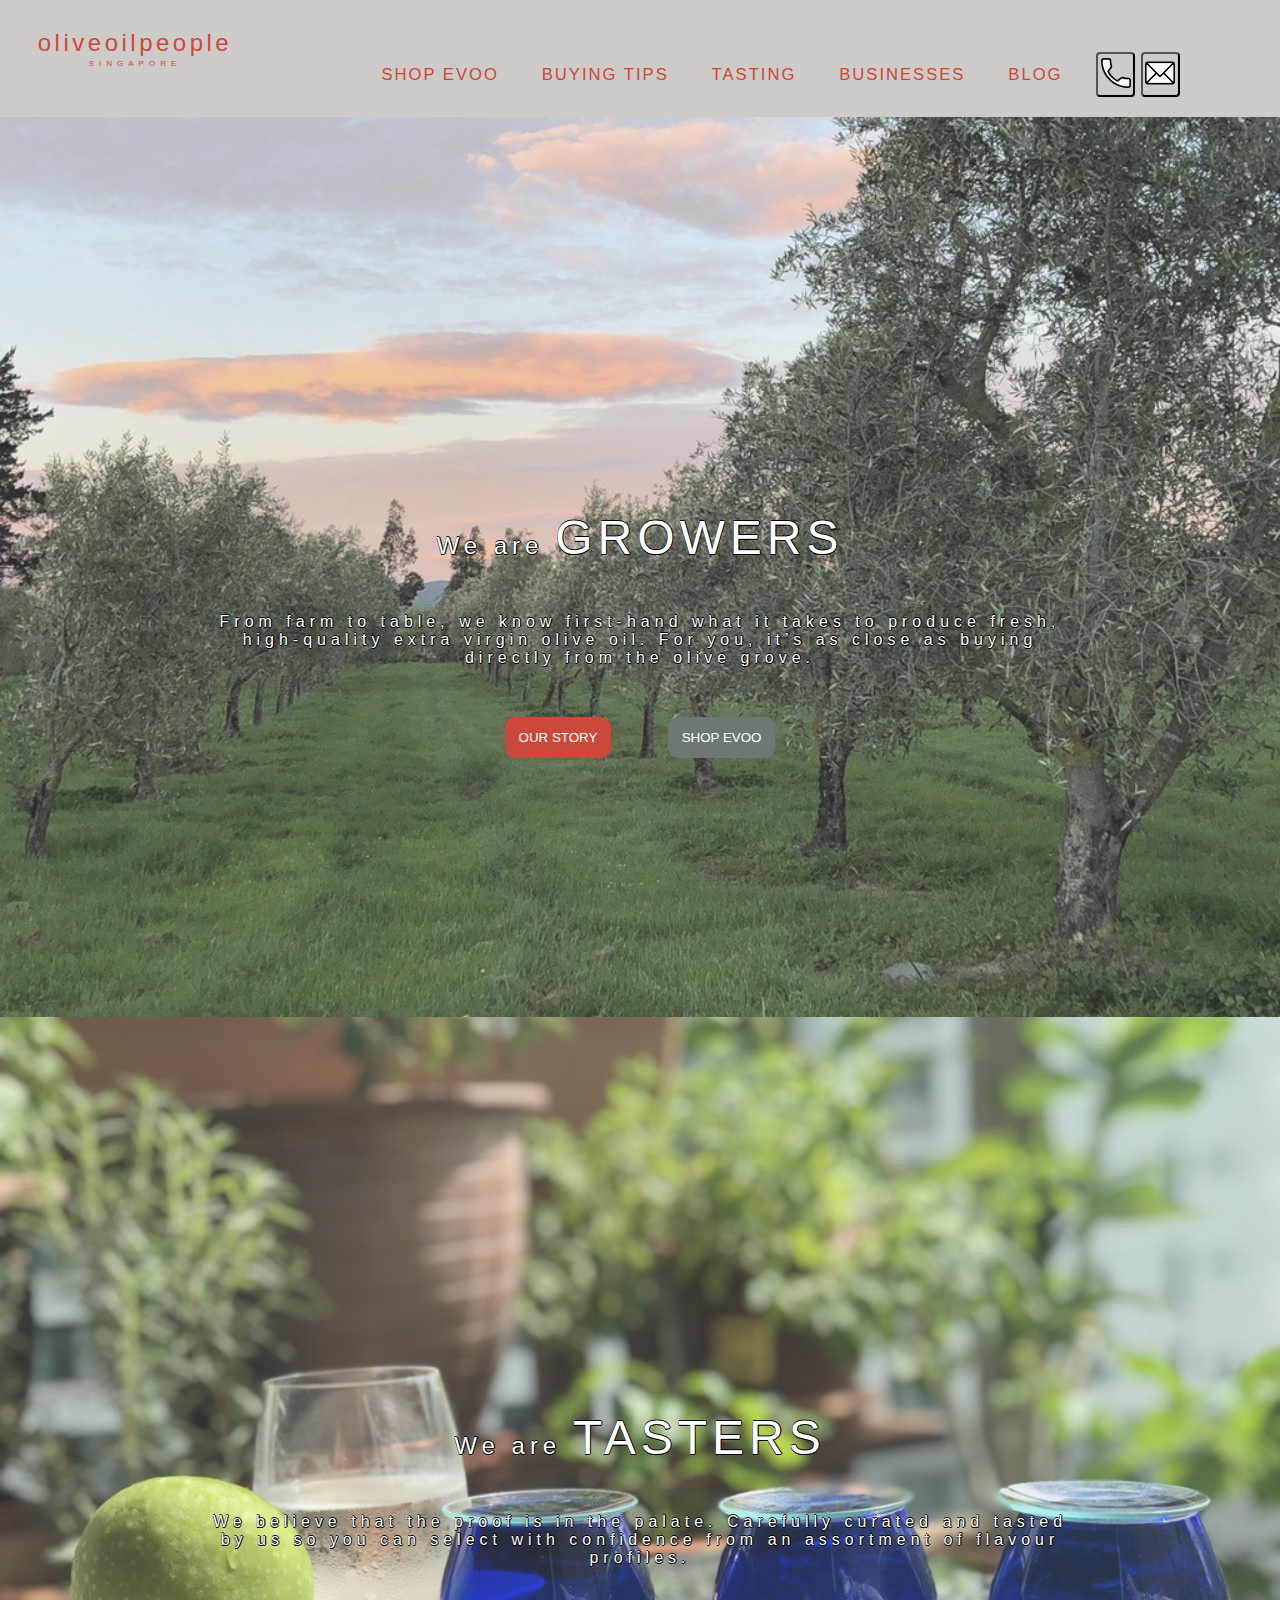
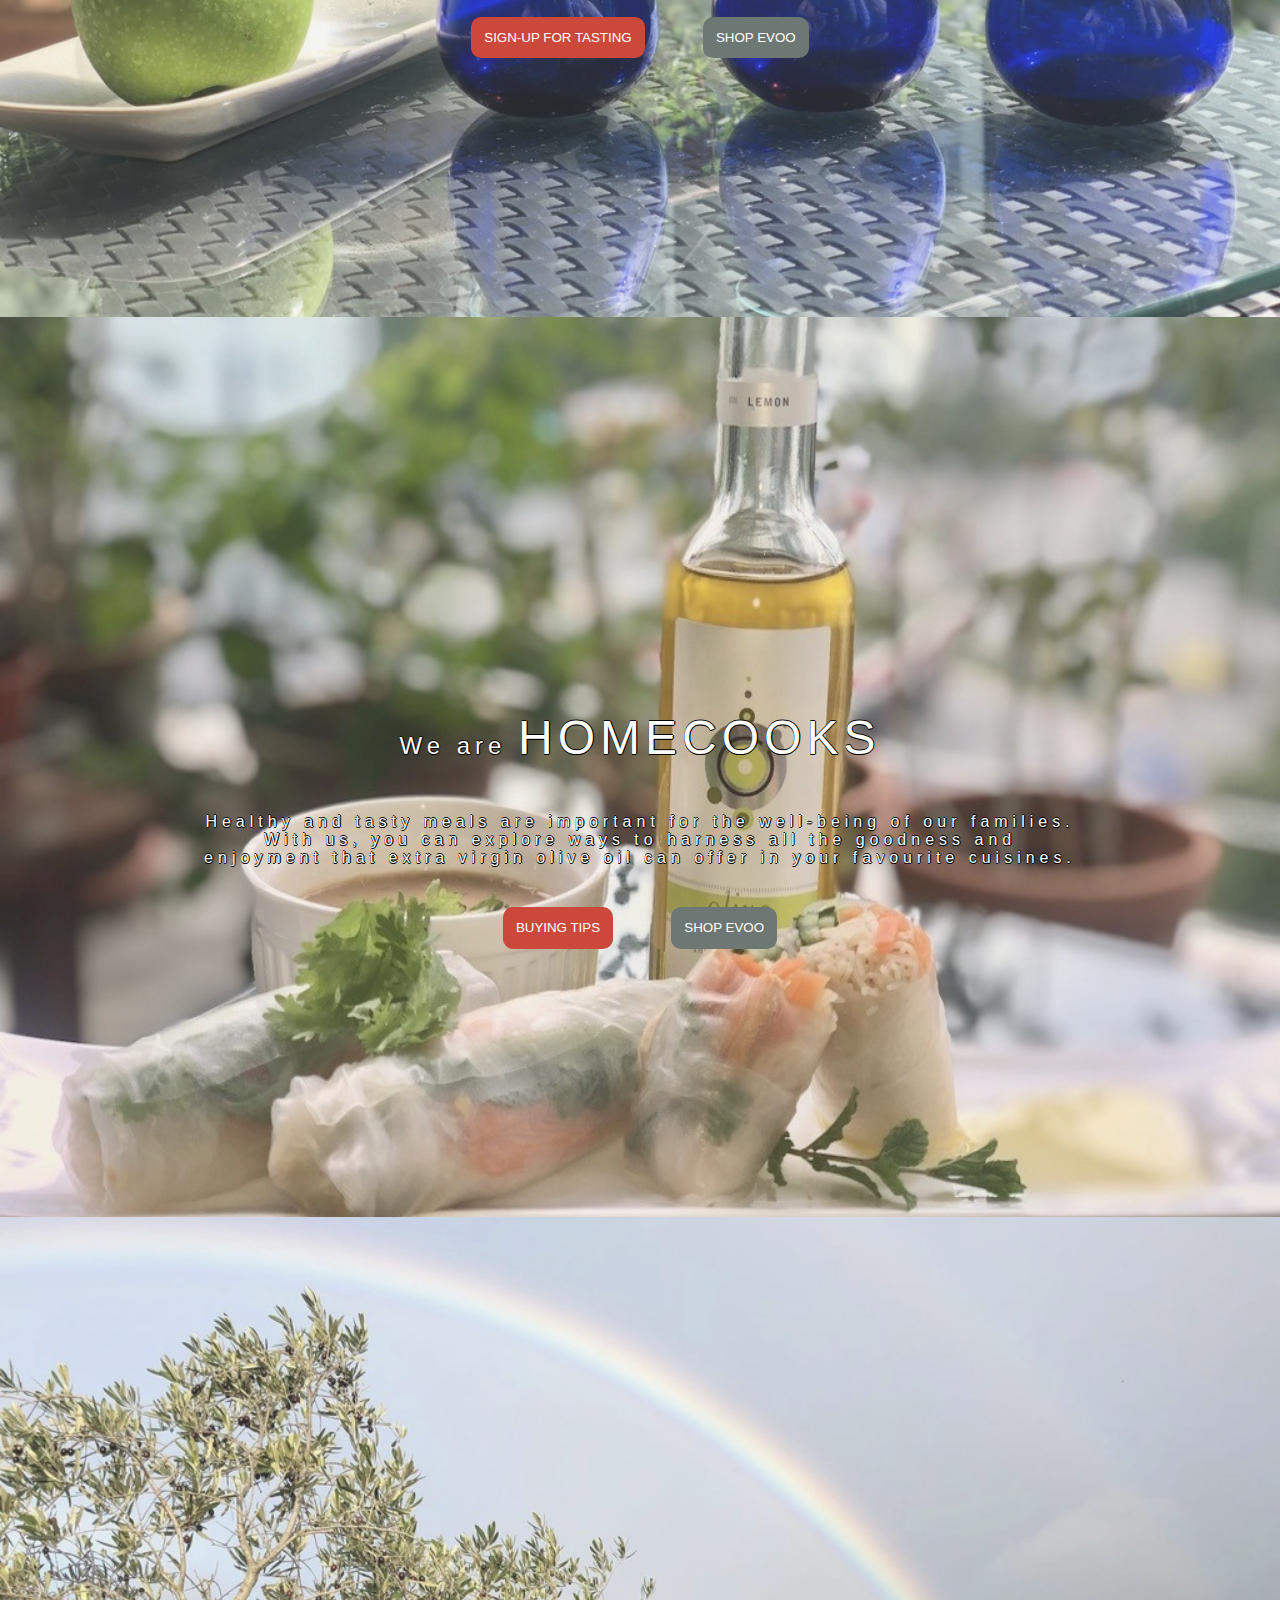
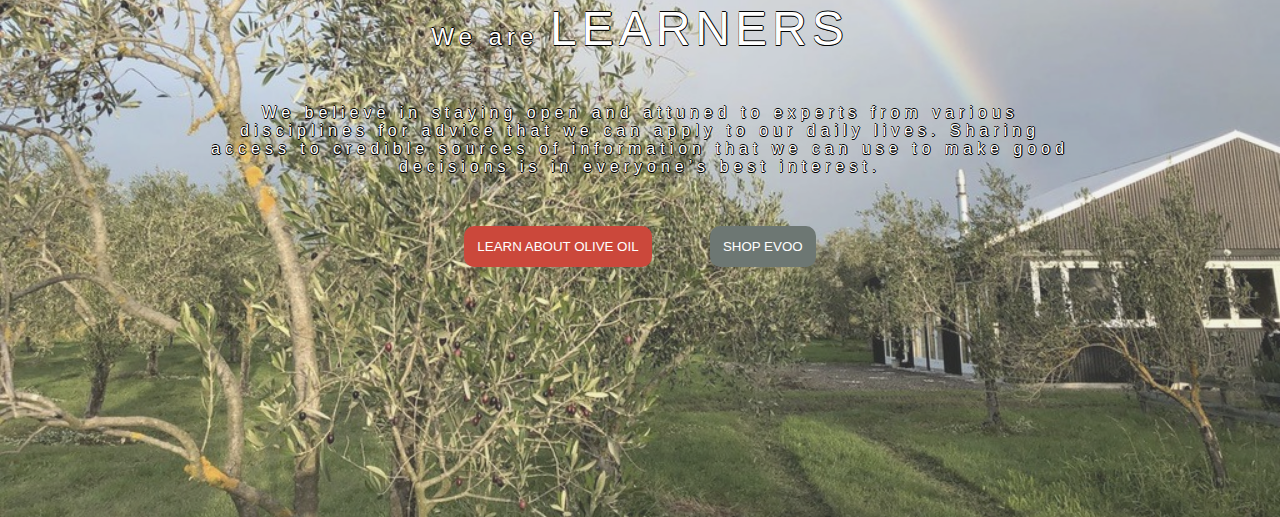
<file: index.html>
<!DOCTYPE html>
<html lang="en" dir="ltr">

<head>
  <meta charset="utf-8">
  <meta name="viewport" content="width=device-width, initial-scale=1.0">
  <meta http-equiv="X-UA-Compatible" content="ie=edge">
  <link rel="stylesheet" href="css/styles.css">
  <title></title>
</head>

<body>

  <header>


  <nav>

    <a href="index.html" style="outline: none; text-decoration: none;"
    <div class="page-title">



      <p style="color: #cb483b; padding-top: 1.2em; font-size: 1.5em; letter-spacing: 3.5px;">oliveoilpeople</p>
      <p style="color: #cb483b; padding-top: 2px; font-size: 0.5em; letter-spacing: 5px;">SINGAPORE</p>



    </div>

  </a>

    <div class="hamburger">
      <div class="line"></div>
      <div class="line"></div>
      <div class="line"></div>
    </div>

    <ul class="nav-links">
      <li><a href="#"><button type="button">SHOP EVOO</button></a></li>
      <li><a href="homecooks/homecooks.html"><button type="button">BUYING TIPS</button></a></li>
      <li><a href="tasters/tasters.html"><button type="button">TASTING</button></a></li>
      <li><a href="#"><button>BUSINESSES</button type="button"></button></a></li>
      <li><a href="learners/learners.html"><button type="button">BLOG</button></a></li>
      <li class="contact-buttons">


      <button class="phone-button" type="button" name="button"><img class="phone-svg" src = "images/phone.svg" /></button>
      <button class="mail-button" type="button" name="button"><img class="mail-svg" src = "images/mail.svg" /></button>

    </li>
    </ul>





  </nav>

</header>



  <div class="landing">

    <img class="tasters-img" src="images/growers.jpeg" alt="tasters-image">

    <div class="landing-content">


      <div class="tasters-heading">
        <p><span>We are </span><span style="font-size: 2em;">GROWERS</span></p>
        <p style="font-size: 1rem; width: 70%; margin: 3rem auto 1rem auto; overflow: visible; ">From farm to table, we know first-hand what it takes to produce fresh, high-quality extra virgin olive oil.  For you, it’s as close as buying directly from the olive grove.</p>
      </div>

      <div class="buttons-landing">
        <button class="button1" type="button" name="button">OUR STORY</button>
        <button class="button2" type="button" name="button-shop">SHOP EVOO</button>
      </div>
    </div>

  </div>

  <div class="landing">

    <img class="tasters-img" src="tasters/tasters.jpeg" alt="tasters-image">

    <div class="landing-content">


      <div class="tasters-heading">
        <p><span>We are </span><span style="font-size: 2em;">TASTERS</span></p>
        <p style="font-size: 1rem; width: 70%; margin: 3rem auto 1rem auto; overflow: visible; ">We believe that the proof is in the palate. Carefully curated and tasted by us so you can select with confidence from an assortment of flavour profiles.</p>

      </div>

      <div class="buttons-landing">
        <button class="button1" type="button" name="button">SIGN-UP FOR TASTING</button>
        <button class="button2" type="button" name="button-shop">SHOP EVOO</button>
      </div>
    </div>

  </div>

  <div class="landing">

    <img class="tasters-img" src="homecooks/homecooks.jpeg" alt="tasters-image">

    <div class="landing-content">


      <div class="tasters-heading" style="padding: 0.9em;">
        <p><span>We are </span><span style="font-size: 2em;">HOMECOOKS</span></p>
        <p style="font-size: 1rem; width: 70%; margin: 3rem auto 1rem auto; overflow: visible; ">Healthy and tasty meals are important for the well-being of our families. With us, you can explore ways to harness all the goodness and enjoyment that extra virgin olive oil can offer in your favourite cuisines.</p>

      </div>

      <div class="buttons-landing">
        <button class="button1" type="button" name="button">BUYING TIPS</button>
        <button class="button2" type="button" name="button-shop">SHOP EVOO</button>
      </div>
    </div>

  </div>

  <div class="landing">

    <img class="tasters-img" src="learners/learners.jpeg" alt="tasters-image">

    <div class="landing-content">


      <div class="tasters-heading">
        <p><span>We are </span><span style="font-size: 2em;">LEARNERS</span></p>
        <p style="font-size: 1rem; width: 70%; margin: 3rem auto 1rem auto; overflow: visible; ">We believe in staying open and attuned to experts from various disciplines for advice that we can apply to our daily lives. Sharing access to credible sources of information that we can use to make good decisions is in everyone’s best interest.</p>

      </div>

      <div class="buttons-landing">
        <button class="button1" type="button" name="button">LEARN ABOUT OLIVE OIL</button>
        <button class="button2" type="button" name="button-shop">SHOP EVOO</button>
      </div>
    </div>

  </div>

<footer>



  <script src="app.js">

  </script>

</footer>

</body>

</html>
</file>
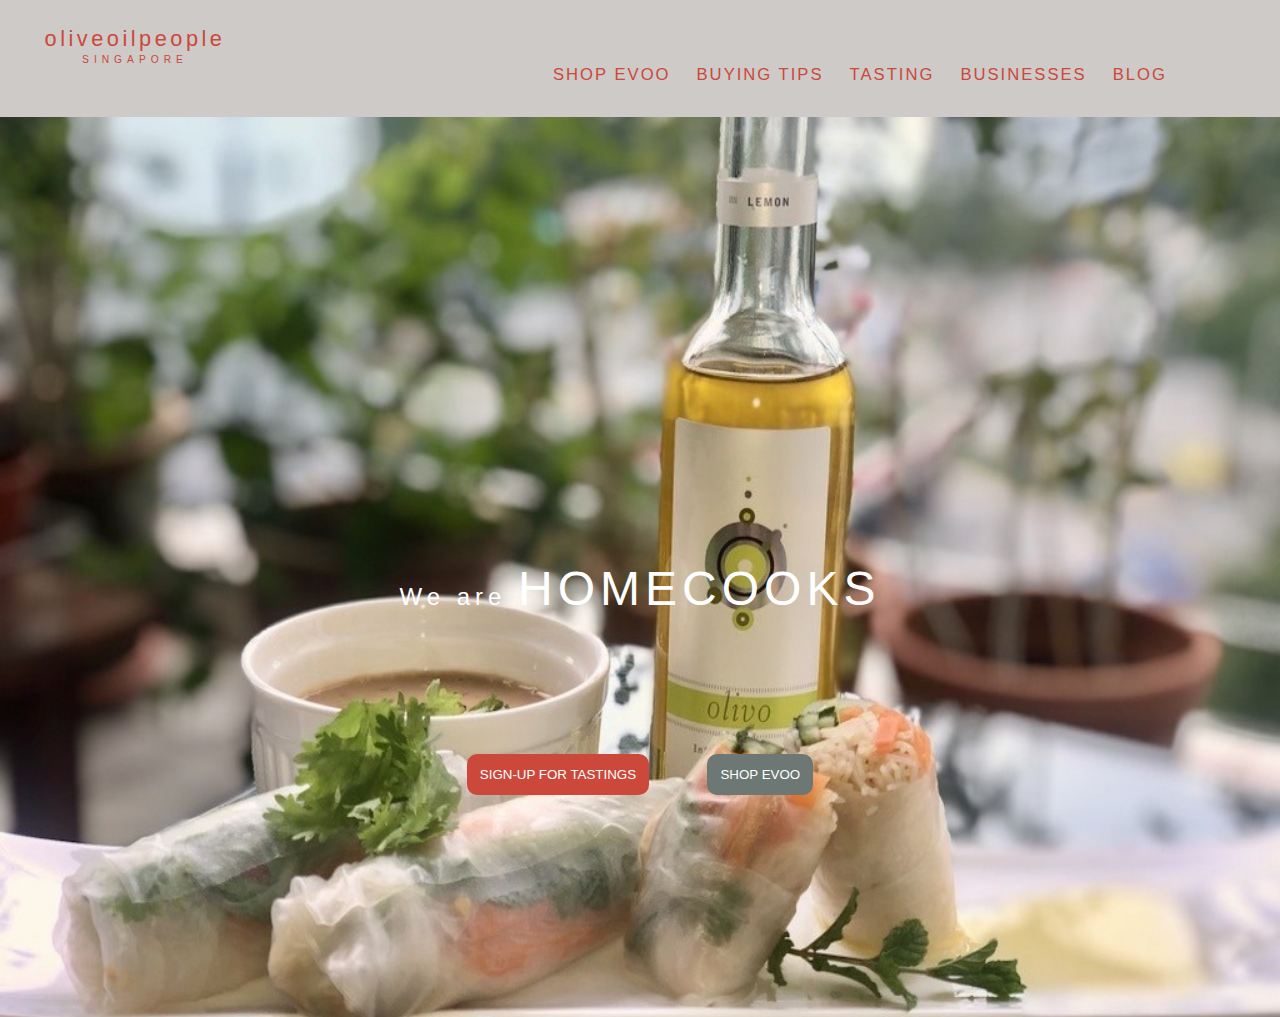
<file: homecooks/homecooks.html>
<!DOCTYPE html>
<html lang="en" dir="ltr">

<head>
  <meta charset="utf-8">
  <meta name="viewport" content="width=device-width, initial-scale=1.0">
  <meta http-equiv="X-UA-Compatible" content="ie=edge">
  <link rel="stylesheet" href="styles-homecooks.css">
  <title></title>
</head>

<body>

  <header>


  <nav>

    <a href="../index.html" style="outline: none; text-decoration: none;"
    <div class="page-title">



      <p style="color: #cb483b; padding-top: 1.2em; font-size: 1.7vw; letter-spacing: 3.5px;">oliveoilpeople</p>
      <p style="color: #cb483b; padding-top: 2px; font-size: 0.8vw; letter-spacing: 5px;">SINGAPORE</p>



    </div>

  </a>

    <div class="hamburger">
      <div class="line"></div>
      <div class="line"></div>
      <div class="line"></div>
    </div>

    <ul class="nav-links">
      <li><a href="#">SHOP EVOO</a></li>
      <li><a href="homecooks.html">BUYING TIPS</a></li>
      <li><a href="../tasters/tasters.html">TASTING</a></li>
      <li><a href="#">BUSINESSES</a></li>
      <li><a href="../learners/learners.html">BLOG</a></li>
    </ul>

  </nav>

</header>



  <div class="landing">

    <img class="tasters-img" src="homecooks.jpeg" alt="homecooks-image">

    <div class="landing-content">


      <div class="tasters-heading">
        <p><span>We are </span><span style="font-size: 2em;">HOMECOOKS</span></p>
      </div>

      <div class="buttons-landing">
        <button class="button1" type="button" name="button">SIGN-UP FOR TASTINGS</button>
        <button class="button2" type="button" name="button-shop">SHOP EVOO</button>
      </div>
    </div>

  </div>

  <script src="app.js">

  </script>

</body>

</html>
</file>
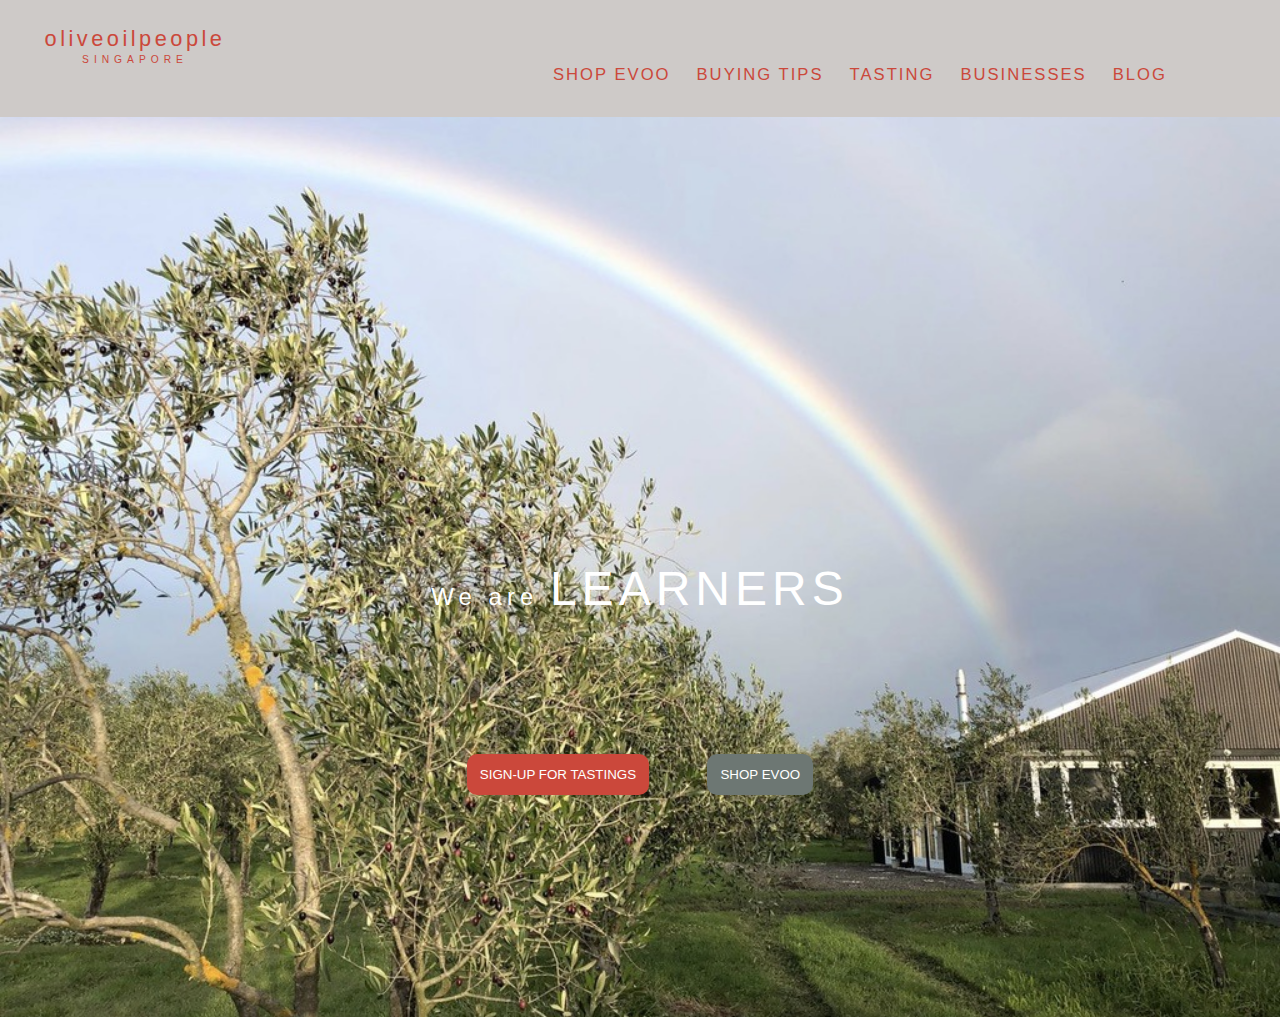
<file: learners/learners.html>
<!DOCTYPE html>
<html lang="en" dir="ltr">

<head>
  <meta charset="utf-8">
  <meta name="viewport" content="width=device-width, initial-scale=1.0">
  <meta http-equiv="X-UA-Compatible" content="ie=edge">
  <link rel="stylesheet" href="styles-learners.css">
  <title></title>
</head>

<body>

<header>



  <nav>

    <a href="../index.html" style="outline: none; text-decoration: none;"
    <div class="page-title">



      <p style="color: #cb483b; padding-top: 1.2em; font-size: 1.7vw; letter-spacing: 3.5px;">oliveoilpeople</p>
      <p style="color: #cb483b; padding-top: 2px; font-size: 0.8vw; letter-spacing: 5px;">SINGAPORE</p>



    </div>

  </a>

    <div class="hamburger">
      <div class="line"></div>
      <div class="line"></div>
      <div class="line"></div>
    </div>

    <ul class="nav-links">
      <li><a href="#">SHOP EVOO</a></li>
      <li><a href="../homecooks/homecooks.html">BUYING TIPS</a></li>
      <li><a href="../tasters/tasters.html">TASTING</a></li>
      <li><a href="#">BUSINESSES</a></li>
      <li><a href="learners.html">BLOG</a></li>
    </ul>

  </nav>

</header>



  <div class="landing">

    <img class="tasters-img" src="learners.jpeg" alt="learners-image">

    <div class="landing-content">


      <div class="tasters-heading">
        <p><span>We are </span><span style="font-size: 2em;">LEARNERS</span></p>
      </div>

      <div class="buttons-landing">
        <button class="button1" type="button" name="button">SIGN-UP FOR TASTINGS</button>
        <button class="button2" type="button" name="button-shop">SHOP EVOO</button>
      </div>
    </div>

  </div>

  <script src="app.js">

  </script>

</body>

</html>
</file>
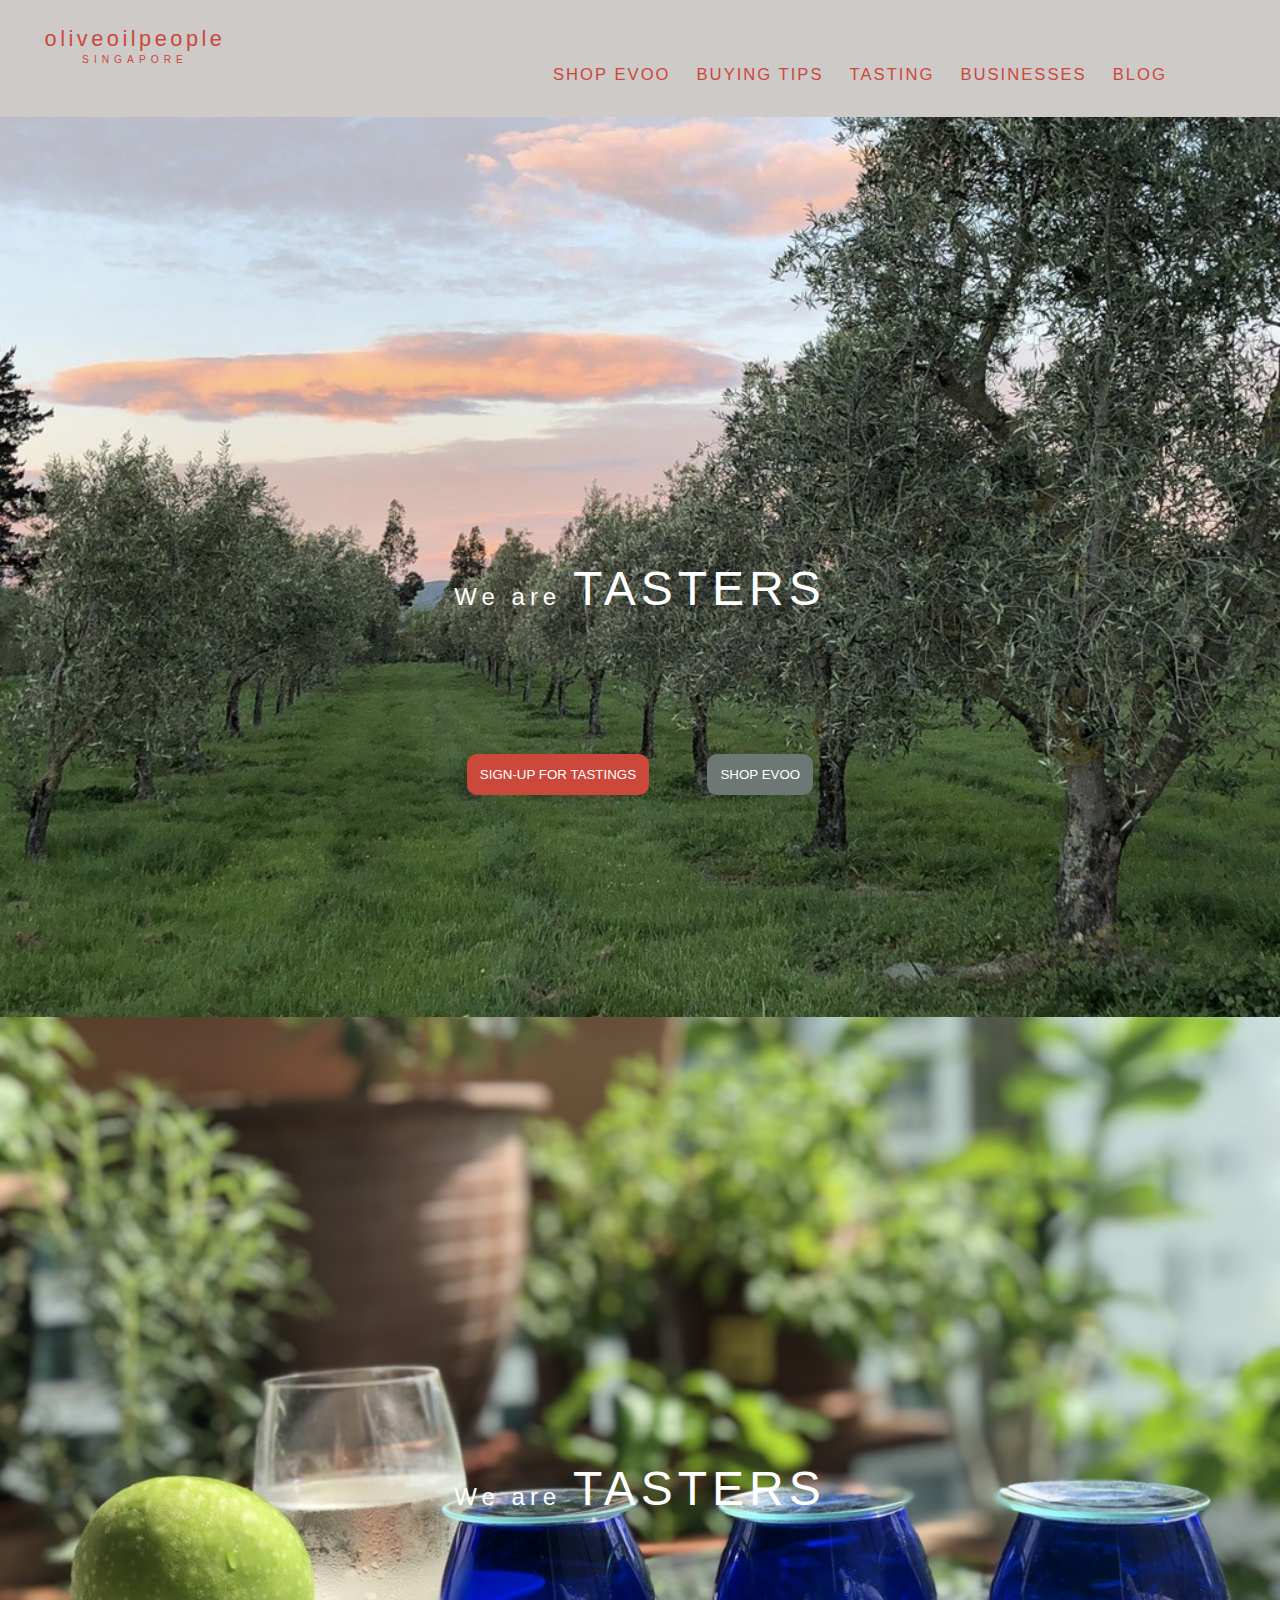
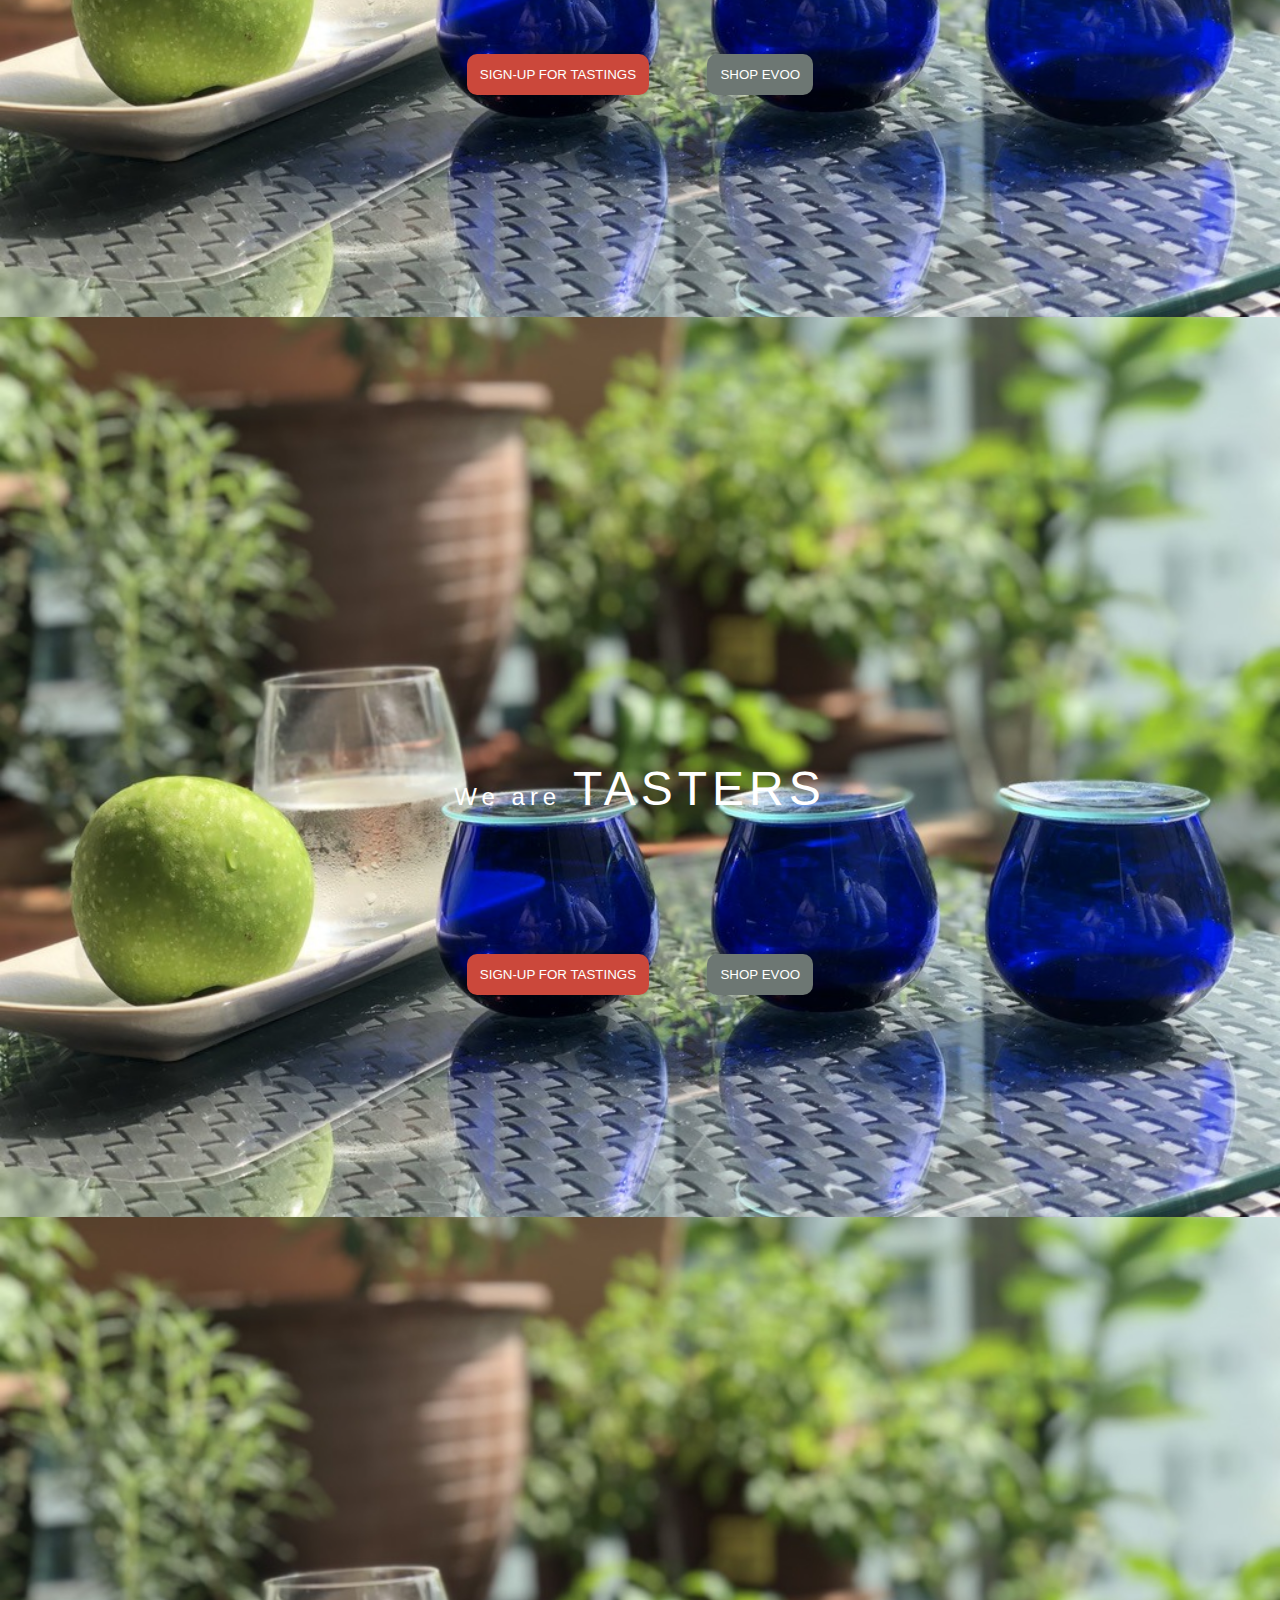
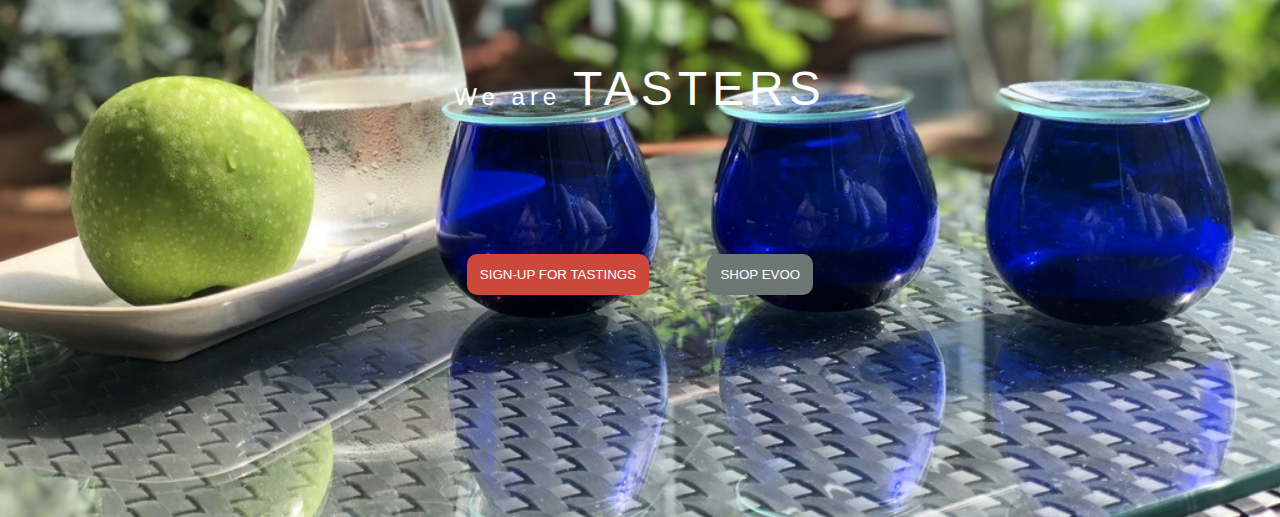
<file: tasters/tasters.html>
<!DOCTYPE html>
<html lang="en" dir="ltr">

<head>
  <meta charset="utf-8">
  <meta name="viewport" content="width=device-width, initial-scale=1.0">
  <meta http-equiv="X-UA-Compatible" content="ie=edge">
  <link rel="stylesheet" href="styles-tasters.css">
  <title></title>
</head>

<body>

  <header>


  <nav>

    <a href="../index.html" style="outline: none; text-decoration: none;"
    <div class="page-title">



      <p style="color: #cb483b; padding-top: 1.2em; font-size: 1.7vw; letter-spacing: 3.5px;">oliveoilpeople</p>
      <p style="color: #cb483b; padding-top: 2px; font-size: 0.8vw; letter-spacing: 5px;">SINGAPORE</p>



    </div>

  </a>

    <div class="hamburger">
      <div class="line"></div>
      <div class="line"></div>
      <div class="line"></div>
    </div>

    <ul class="nav-links">
      <li><a href="#">SHOP EVOO</a></li>
      <li><a href="../homecooks/homecooks.html">BUYING TIPS</a></li>
      <li><a href="tasters.html">TASTING</a></li>
      <li><a href="#">BUSINESSES</a></li>
      <li><a href="../learners/learners.html">BLOG</a></li>
    </ul>

  </nav>

</header>



  <div class="landing">

    <img class="tasters-img" src="../images/growers.jpeg" alt="tasters-image">

    <div class="landing-content">


      <div class="tasters-heading">
        <p><span>We are </span><span style="font-size: 2em;">TASTERS</span></p>
      </div>

      <div class="buttons-landing">
        <button class="button1" type="button" name="button">SIGN-UP FOR TASTINGS</button>
        <button class="button2" type="button" name="button-shop">SHOP EVOO</button>
      </div>
    </div>

  </div>

  <div class="landing">

    <img class="tasters-img" src="tasters.jpeg" alt="tasters-image">

    <div class="landing-content">


      <div class="tasters-heading">
        <p><span>We are </span><span style="font-size: 2em;">TASTERS</span></p>
      </div>

      <div class="buttons-landing">
        <button class="button1" type="button" name="button">SIGN-UP FOR TASTINGS</button>
        <button class="button2" type="button" name="button-shop">SHOP EVOO</button>
      </div>
    </div>

  </div>

  <div class="landing">

    <img class="tasters-img" src="tasters.jpeg" alt="tasters-image">

    <div class="landing-content">


      <div class="tasters-heading">
        <p><span>We are </span><span style="font-size: 2em;">TASTERS</span></p>
      </div>

      <div class="buttons-landing">
        <button class="button1" type="button" name="button">SIGN-UP FOR TASTINGS</button>
        <button class="button2" type="button" name="button-shop">SHOP EVOO</button>
      </div>
    </div>

  </div>

  <div class="landing">

    <img class="tasters-img" src="tasters.jpeg" alt="tasters-image">

    <div class="landing-content">


      <div class="tasters-heading">
        <p><span>We are </span><span style="font-size: 2em;">TASTERS</span></p>
      </div>

      <div class="buttons-landing">
        <button class="button1" type="button" name="button">SIGN-UP FOR TASTINGS</button>
        <button class="button2" type="button" name="button-shop">SHOP EVOO</button>
      </div>
    </div>

  </div>



  <script src="app.js">

  </script>

</body>

</html>
</file>
<file: css/styles.css>
* {
  margin: 0;
  padding: 0;
  box-sizing: border-box;
}

body {
  font-family: "Gill Sans MT", "Gill Sans", "Calibri", sans-serif;
  letter-spacing: 2px;
  background: #CECAC8;
}

header {
  position: sticky;
  top: 0;
  z-index: 10;
}

nav {
  height: 13vh;
  background: #CECAC8;
}

nav ul {
  position: relative;
}

li {
  margin-left: 10px;
  margin-right: 10px;
}

.page-title {
  height: 10vh;
  width: 30vh;
  background-color: #CECAC8;
  position: absolute;
  text-align: center;
}

.nav-links {
  display: flex;
  list-style: none;
  width: 65%;
  height: 100%;
  justify-content: space-around;
  align-items: center;
  padding-top: 2em;
  margin-left: auto;
  margin-right: 5.5em;
}

.nav-links li a button {
  color: #cb483b;
  text-decoration: none;
  font-size: 1.3vw;
  font-family: "Gill Sans MT", "Gill Sans", "Calibri", sans-serif;
  letter-spacing: 2px;
  padding: 1vh;
  border-radius: 5px;
  border-style: none;
  background-color: #CECAC8;
  transition: all 0.5s ease;
}

.nav-links button:hover {
  background-color: #bab6b4;
  transition: all 0.5s ease;
}

.phone-button {
  width: 3vw;
  height: 5vh;
  border-radius: 4px;
  border-color: black;
  background-color: #CECAC8;
  transition: all 0.5s ease;
}

.mail-button {
  width: 3vw;
  height: 5vh;
  border-radius: 4px;
  border-color: black;
  background-color: #CECAC8;
  transition: all 0.5s ease;
}

.phone-svg {
  height: 30px;
  width: 30px;
  border: none;
}

.mail-svg {
  height: 30px;
  width: 30px;
}

.landing {
  height: 100vh;
  display: flex;
  justify-content: center;
  align-items: center;
  overflow: hidden;
}

.landing-content {
  position: absolute;
  display: flex;
  flex-direction: column;
  width: 100vw;
  height: 500px;
  padding-top: 150px;
  margin-top: 50px;
  justify-content: center;
  align-items: center;
}

.tasters-heading {
  position: relative;
  margin-top: 2em;
  padding: 1.5em;
  margin-bottom: 2rem;
}

.tasters-heading p {
  color: white;
  font-size: 1.5em;
  letter-spacing: 5px;
  text-align: center;
  margin-bottom: 0;
  text-shadow:
  0.07rem 0 black,
  0 0.07rem black,
  -0 0.07rem black,
  0 -0.07rem black;
}

.buttons-landing {
  position: relative;
  margin-top: 0;
  padding-bottom: 3rem;
  bottom: 3rem;
}

.button1 {
  padding: 1em;
  margin: 2vw;
  border-radius: 10px;
  border-width: 0;
  background-color: #cb483b;
  color: white;
  transition: all 0.5s ease;
}

.button2 {
  padding: 1em;
  margin: 2vw;
  border-radius: 10px;
  border-width: 0;
  background-color: #6d7773;
  color: white;
  transition: all 0.5s ease;
}

.button1:hover {
  background-color: #6d7773;
  transition: all 0.5s ease;
}

.button2:hover {
  background-color: #cb483b;
  transition: all 0.5s ease;
}

.tasters-img {
  width: 100vw;
  opacity: 0.8;
}

@media screen and (max-width: 768px) {
  .line {
    width: 30px;
    height: 3px;
    background: #cb483b;
    margin: 5px;
  }

  /*
  @media (hover:hover) {
    .button1:hover{
      background-color: #6d7773;
    }
    .button2:hover{
      background-color: #cb483b;
  }
*/
  nav {
    position: relative;
  }

  .hamburger {
    position: absolute;
    cursor: pointer;
    right: 5%;
    top: 50%;
    transform: translate(-5%, -50%);
    z-index: 60;
  }

  .nav-links {
    background: #CECAC8;
    height: 100vh;
    width: 100%;
    flex-direction: column;
    clip-path: circle(100px at 90% -15%);
    -webkit-clip-path: circle(100px at 90% -15%);
    transition: all 0.5s ease-out;
    pointer-events: none;
    z-index: 50;
    position: absolute;
    right: auto;
    left: auto;
  }

  .nav-links.open {
    clip-path: circle(1400px at 100% -15%);
    -webkit-clip-path: circle(1400px at 100% -15%);
    pointer-events: all;
    padding-right: 0;
    padding-top: 100px;
    padding-bottom: 100px;
    z-index: 50;
  }

  .landing {
    overflow: hidden;
    align-items: center;
    flex-direction: column;
  }

  .tasters-heading p {
    color: white;
    font-size: 1.5rem;
    letter-spacing: 5px;
  }

  .tasters-heading {
    position: relative;
    text-align: center;
    margin-top: 2rem;
    padding: 1.8rem;
  }

  .tasters-img {
    width: auto;
    height: auto;
  }

  .phone-button {
    width: 40px;
    height: 40px;
    border-radius: 4px;
    border-color: black;
    background-color: #CECAC8;
    transition: all 0.5s ease;
  }

  .mail-button {
    width: 40px;
    height: 40px;
    border-radius: 4px;
    border-color: black;
    background-color: #CECAC8;
    transition: all 0.5s ease;
  }

  .nav-links button:hover {
    background-color: #bab6b4;
    transition: all 0.5s ease;
  }

  .nav-links li {
    opacity: 0;
  }

  .nav-links li a {
    font-size: 25px;
  }

  .nav-links li a button {
    font-size: 25px;
  }

  .nav-links li:nth-child(1) {
    transition: all 0.7s ease 0.1s;
  }

  .nav-links li:nth-child(2) {
    transition: all 0.7s ease 0.2s;
  }

  .nav-links li:nth-child(3) {
    transition: all 0.7s ease 0.3s;
  }

  .nav-links li:nth-child(4) {
    transition: all 0.7s ease 0.4s;
  }

  .nav-links li:nth-child(5) {
    transition: all 0.7s ease 0.5s;
  }

  li.fade {
    opacity: 1;
  }
</file>
<file: homecooks/styles-homecooks.css>
* {
  margin: 0;
  padding: 0;
  box-sizing: border-box;
}

body {
  font-family: "Gill Sans MT", "Gill Sans", "Calibri", sans-serif;
  letter-spacing: 2px;
  background: #CECAC8;
}

header{
  position: sticky;
  top: 0;
  z-index: 10;
}

nav {
  height: 13vh;
  background: #CECAC8;
}

li {
  margin-left: 10px;
  margin-right: 10px;
}

.page-title {
  height: 10vh;
  width: 30vh;
  background-color: #CECAC8;
  position: absolute;
  text-align: center;
}

.nav-links {
  display: flex;
  list-style: none;
  width: 50%;
  height: 100%;
  justify-content: space-around;
  align-items: center;
  padding-top: 2em;
  margin-left: auto;
  margin-right: 6.25em;
}

.nav-links li a {
  color: #cb483b;
  text-decoration: none;
  font-size: 1.3vw;
}

.landing {
  height: 100vh;
  display: flex;
  justify-content: center;
  align-items: center;
  overflow: hidden;
}

.landing-content {
  position: absolute;
  display: flex;
  flex-direction: column;
  width: 100vw;
  height: 500px;
  padding-top: 150px;
  margin-top: 50px;
  justify-content: center;
  align-items: center;
}

.tasters-heading {
  position: relative;
  padding: 1em;
  margin-bottom: 4em;
  margin-top: 2em;
}

.tasters-heading p {
  color: white;
  font-size: 1.5em;
  letter-spacing: 5px;
}

.buttons-landing {
  position: relative;
  margin-top: 2em;
}

.button1 {
  padding: 1em;
  margin: 2vw;
  border-radius: 10px;
  border-width: 0;
  background-color: #cb483b;
  color: white;
}

.button2 {
  padding: 1em;
  margin: 2vw;
  border-radius: 10px;
  border-width: 0;
  background-color: #6d7773;
  color: white;
}

.tasters-img {
  width: 100vw;
}

@media screen and (max-width: 768px) {
  .line {
    width: 30px;
    height: 3px;
    background: #cb483b;
    margin: 5px;
  }

  /*
  @media (hover:hover) {
    .button1:hover{
      background-color: #6d7773;
    }
    .button2:hover{
      background-color: #cb483b;
  }

*/
  nav {
    position: relative;
  }

  .hamburger {
    position: absolute;
    cursor: pointer;
    right: 5%;
    top: 50%;
    transform: translate(-5%, -50%);
    z-index: 4;
  }

  .nav-links {
    position: fixed;
    background: #CECAC8;
    height: 100vh;
    width: 100%;
    flex-direction: column;
    clip-path: circle(100px at 90% -15%);
    -webkit-clip-path: circle(100px at 90% -15%);
    transition: all 0.5s ease-out;
    pointer-events: none;
    z-index: 3;
  }

  .nav-links.open {
    clip-path: circle(1400px at 100% -15%);
    -webkit-clip-path: circle(1400px at 100% -15%);
    pointer-events: all;
    padding-right: 0;
    padding-top: 100px;
    padding-bottom: 100px;
    z-index: 3;
  }

  .landing {
    overflow: hidden;
    align-items: center;
    flex-direction: column;
  }

  .nav-links li {
    opacity: 0;
  }

  .nav-links li a {
    font-size: 25px;
  }

  .nav-links li:nth-child(1) {
    transition: all 0.7s ease 0.1s;
  }

  .nav-links li:nth-child(2) {
    transition: all 0.7s ease 0.2s;
  }

  .nav-links li:nth-child(3) {
    transition: all 0.7s ease 0.3s;
  }

  .nav-links li:nth-child(4) {
    transition: all 0.7s ease 0.4s;
  }

  .nav-links li:nth-child(5) {
    transition: all 0.7s ease 0.5s;
  }

  li.fade {
    opacity: 1;
  }

  .tasters-img {
    width: auto;
    height: auto
  }
}
</file>
<file: learners/styles-learners.css>
* {
  margin: 0;
  padding: 0;
  box-sizing: border-box;
}

body {
  font-family: "Gill Sans MT", "Gill Sans", "Calibri", sans-serif;
  letter-spacing: 2px;
  background: #CECAC8;
}

header{
  position: sticky;
  top: 0;
  z-index: 10;
}

nav {
  height: 13vh;
  background: #CECAC8;
}

li {
  margin-left: 10px;
  margin-right: 10px;
}

.page-title {
  height: 10vh;
  width: 30vh;
  background-color: #CECAC8;
  position: absolute;
  text-align: center;
}

.nav-links {
  display: flex;
  list-style: none;
  width: 50%;
  height: 100%;
  justify-content: space-around;
  align-items: center;
  padding-top: 2em;
  margin-left: auto;
  margin-right: 6.25em;
}

.nav-links li a {
  color: #cb483b;
  text-decoration: none;
  font-size: 1.3vw;
}

.landing {
  height: 100vh;
  display: flex;
  justify-content: center;
  align-items: center;
  overflow: hidden;
}

.landing-content {
  position: absolute;
  display: flex;
  flex-direction: column;
  width: 100vw;
  height: 500px;
  padding-top: 150px;
  margin-top: 50px;
  justify-content: center;
  align-items: center;
}

.tasters-heading {
  position: relative;
  padding: 1em;
  margin-bottom: 4em;
  margin-top: 2em;
}

.tasters-heading p {
  color: white;
  font-size: 1.5em;
  letter-spacing: 5px;
}

.buttons-landing {
  position: relative;
  margin-top: 2em;
}

.button1 {
  padding: 1em;
  margin: 2vw;
  border-radius: 10px;
  border-width: 0;
  background-color: #cb483b;
  color: white;
}

.button2 {
  padding: 1em;
  margin: 2vw;
  border-radius: 10px;
  border-width: 0;
  background-color: #6d7773;
  color: white;
}

.tasters-img {
  width: 100vw;
}

@media screen and (max-width: 768px) {
  .line {
    width: 30px;
    height: 3px;
    background: #cb483b;
    margin: 5px;
  }

  /*
  @media (hover:hover) {
    .button1:hover{
      background-color: #6d7773;
    }
    .button2:hover{
      background-color: #cb483b;
  }

*/
  nav {
    position: relative;
  }

  .hamburger {
    position: absolute;
    cursor: pointer;
    right: 5%;
    top: 50%;
    transform: translate(-5%, -50%);
    z-index: 4;
  }

  .nav-links {
    position: fixed;
    background: #CECAC8;
    height: 100vh;
    width: 100%;
    flex-direction: column;
    clip-path: circle(100px at 90% -15%);
    -webkit-clip-path: circle(100px at 90% -15%);
    transition: all 0.5s ease-out;
    pointer-events: none;
    z-index: 3;
  }

  .nav-links.open {
    clip-path: circle(1400px at 100% -15%);
    -webkit-clip-path: circle(1400px at 100% -15%);
    pointer-events: all;
    padding-right: 0;
    padding-top: 100px;
    padding-bottom: 100px;
    z-index: 3;
  }

  .landing {
    overflow: hidden;
    align-items: center;
    flex-direction: column;
  }

  .nav-links li {
    opacity: 0;
  }

  .nav-links li a {
    font-size: 25px;
  }

  .nav-links li:nth-child(1) {
    transition: all 0.7s ease 0.1s;
  }

  .nav-links li:nth-child(2) {
    transition: all 0.7s ease 0.2s;
  }

  .nav-links li:nth-child(3) {
    transition: all 0.7s ease 0.3s;
  }

  .nav-links li:nth-child(4) {
    transition: all 0.7s ease 0.4s;
  }

  .nav-links li:nth-child(5) {
    transition: all 0.7s ease 0.5s;
  }

  li.fade {
    opacity: 1;
  }

  .tasters-img {
    width: auto;
    height: auto
  }
}
</file>
<file: tasters/styles-tasters.css>
* {
  margin: 0;
  padding: 0;
  box-sizing: border-box;
}

body {
  font-family: "Gill Sans MT", "Gill Sans", "Calibri", sans-serif;
  letter-spacing: 2px;
  background: #CECAC8;

}

header{
  position: sticky;
  top: 0;
  z-index: 10;
}

nav {
  height: 13vh;
  background: #CECAC8;
}

li {
  margin-left: 10px;
  margin-right: 10px;
}

.page-title {
  height: 10vh;
  width: 30vh;
  background-color: #CECAC8;
  position: absolute;
  text-align: center;
}

.nav-links {
  display: flex;
  list-style: none;
  width: 50%;
  height: 100%;
  justify-content: space-around;
  align-items: center;
  padding-top: 2em;
  margin-left: auto;
  margin-right: 6.25em;
}

.nav-links li a {
  color: #cb483b;
  text-decoration: none;
  font-size: 1.3vw;
}

.landing {
  height: 100vh;
  display: flex;
  justify-content: center;
  align-items: center;
  overflow: hidden;
}

.landing-content {
  position: absolute;
  display: flex;
  flex-direction: column;
  width: 100vw;
  height: 500px;
  padding-top: 150px;
  margin-top: 50px;
  justify-content: center;
  align-items: center;
}

.tasters-heading {
  position: relative;
  padding: 1em;
  margin-bottom: 4em;
  margin-top: 2em;
}

.tasters-heading p {
  color: white;
  font-size: 1.5em;
  letter-spacing: 5px;
}

.buttons-landing {
  position: relative;
  margin-top: 2em;

}

.button1 {
  padding: 1em;
  margin: 2vw;
  border-radius: 10px;
  border-width: 0;
  background-color: #cb483b;
  color: white;
}

.button2 {
  padding: 1em;
  margin: 2vw;
  border-radius: 10px;
  border-width: 0;
  background-color: #6d7773;
  color: white;
}

.tasters-img {
  width: 100vw;
}

@media screen and (max-width: 768px) {
  .line {
    width: 30px;
    height: 3px;
    background: #cb483b;
    margin: 5px;
  }

  /*
  @media (hover:hover) {
    .button1:hover{
      background-color: #6d7773;
    }
    .button2:hover{
      background-color: #cb483b;
  }
*/
  nav {
    position: relative;
  }

  .hamburger {
    position: absolute;
    cursor: pointer;
    right: 5%;
    top: 50%;
    transform: translate(-5%, -50%);
    z-index: 4;
  }

  .nav-links {

    background: #CECAC8;
    height: 100vh;
    width: 100%;
    flex-direction: column;
    clip-path: circle(100px at 90% -15%);
    -webkit-clip-path: circle(100px at 90% -15%);
    transition: all 0.5s ease-out;
    pointer-events: none;
    z-index: 50;
  }

  .nav-links.open {
    clip-path: circle(1400px at 100% -15%);
    -webkit-clip-path: circle(1400px at 100% -15%);
    pointer-events: all;
    padding-right: 0;
    padding-top: 100px;
    padding-bottom: 100px;
    z-index: 50;
  }

  .landing {
    overflow: hidden;
    align-items: center;
    flex-direction: column;
  }

  .nav-links li {
    opacity: 0;
  }

  .nav-links li a {
    font-size: 25px;
  }

  .nav-links li:nth-child(1) {
    transition: all 0.7s ease 0.1s;
  }

  .nav-links li:nth-child(2) {
    transition: all 0.7s ease 0.2s;
  }

  .nav-links li:nth-child(3) {
    transition: all 0.7s ease 0.3s;
  }

  .nav-links li:nth-child(4) {
    transition: all 0.7s ease 0.4s;
  }

  .nav-links li:nth-child(5) {
    transition: all 0.7s ease 0.5s;
  }

  li.fade {
    opacity: 1;
  }

  .tasters-img {
    width: auto;
    height: auto
  }
</file>
